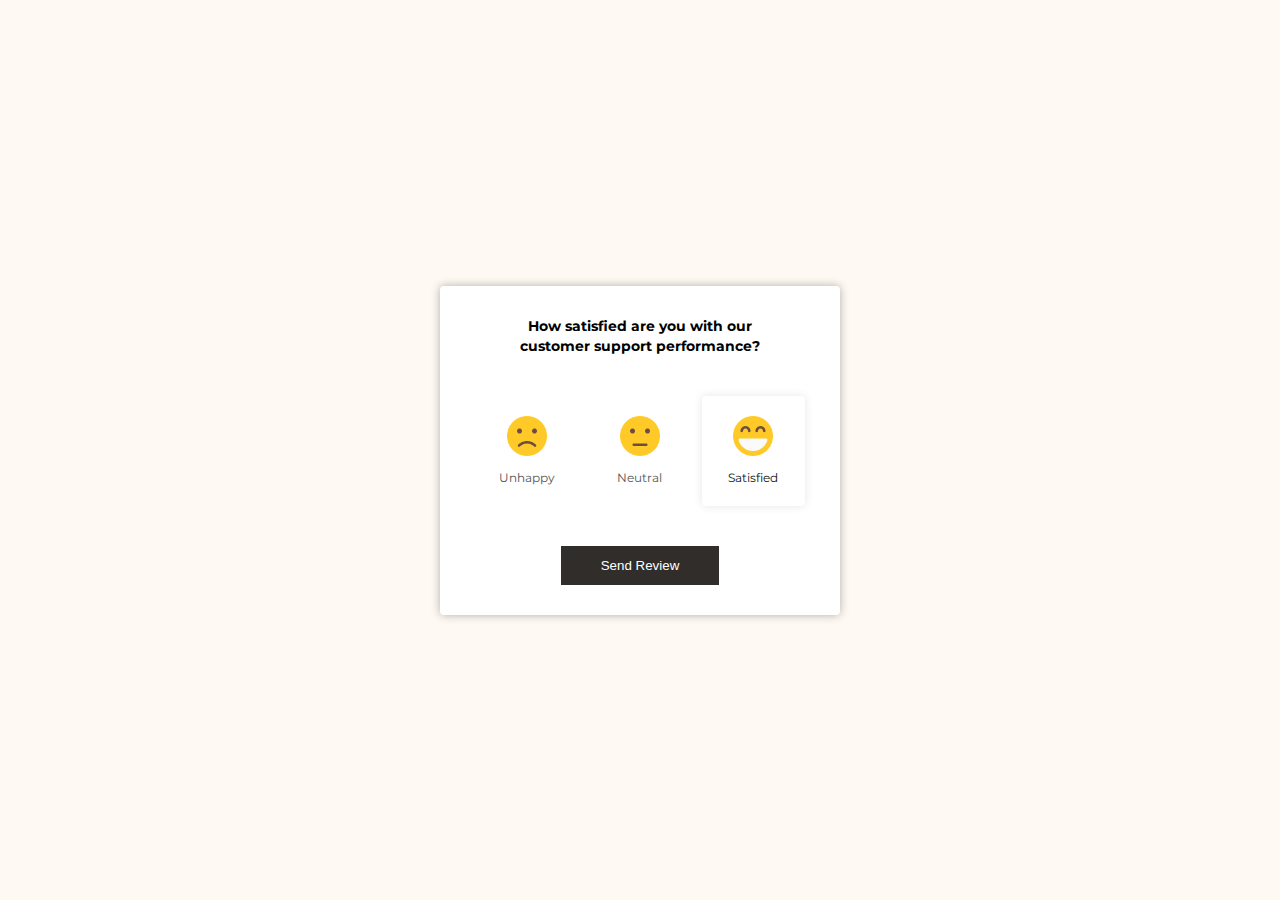
<file: Feedback-Widget/index.html>
<!DOCTYPE html>
<html lang="en">

<head>
    <meta charset="UTF-8">
    <meta http-equiv="X-UA-Compatible" content="IE=edge">
    <meta name="viewport" content="width=device-width, initial-scale=1.0">
    <link rel="stylesheet" href="style.css">
    <link rel="stylesheet" href="https://cdnjs.cloudflare.com/ajax/libs/font-awesome/6.0.0-beta3/css/all.min.css"
        integrity="sha512-Fo3rlrZj/k7ujTnHg4CGR2D7kSs0v4LLanw2qksYuRlEzO+tcaEPQogQ0KaoGN26/zrn20ImR1DfuLWnOo7aBA=="
        crossorigin="anonymous" referrerpolicy="no-referrer" />
    <title>Feedback Widget</title>
</head>

<body>
    <div id="panel" class="panel-container">
        <strong>How satisfied are you with our <br /> customer support performance?</strong>
        <div class="ratings-container">
            <div class="rating">
                <img src="images/002-sad.png" alt="Unhappy">
                <small>Unhappy</small>
            </div>

            <div class="rating">
                <img src="images/003-neutral.png" alt="Neutral" />
                <small>Neutral</small>
            </div>

            <div class="rating active">
                <img src="images/001-smiling.png" alt="Satisfied" />
                <small>Satisfied</small>
            </div>
        </div>
        <button class="btn" id="send">Send Review</button>
    </div>

    <script src="script.js"></script>
</body>

</html>
</file>
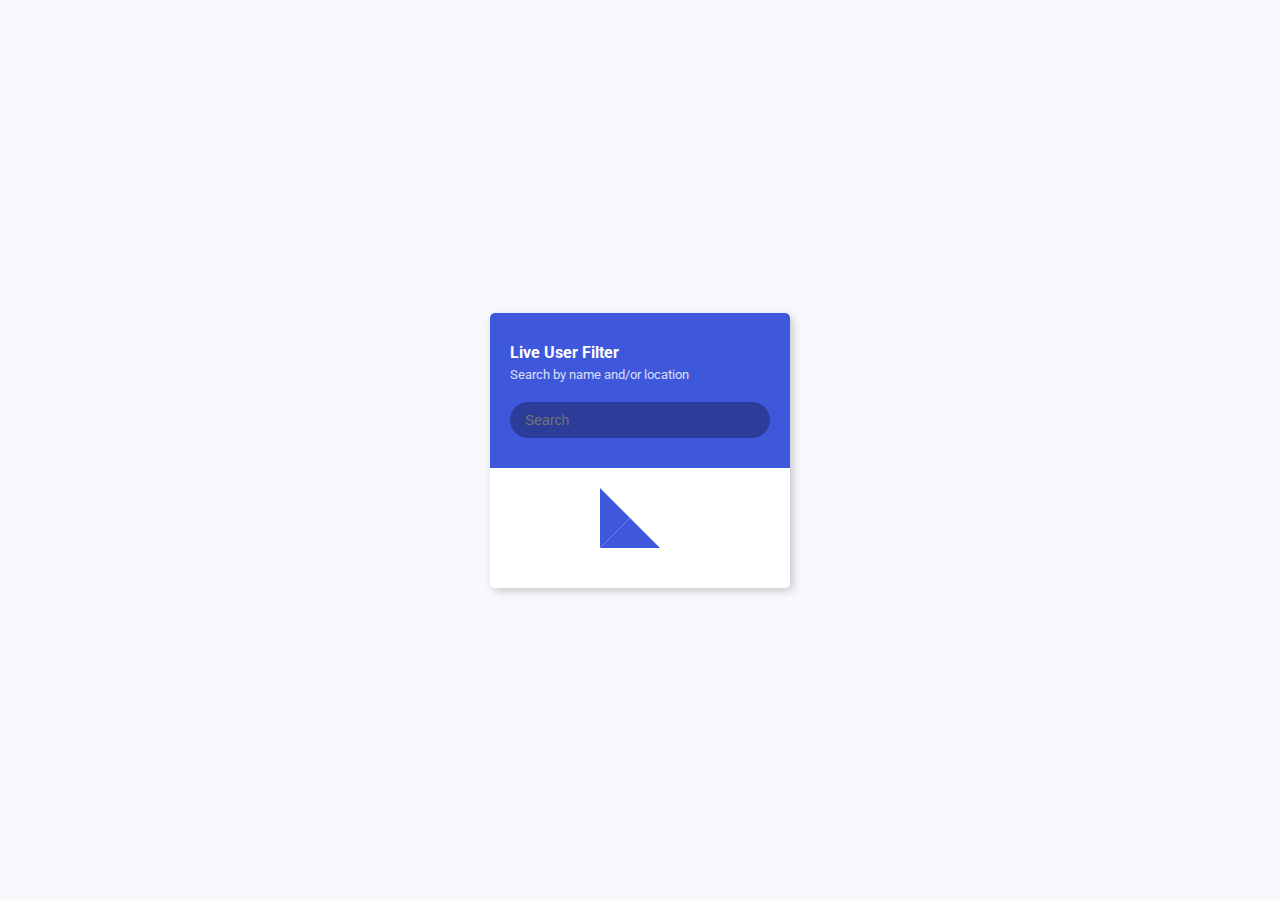
<file: live-user-filter/index.html>
<!DOCTYPE html>
<html lang="en">
<head>
    <meta charset="UTF-8">
    <meta http-equiv="X-UA-Compatible" content="IE=edge">
    <meta name="viewport" content="width=device-width, initial-scale=1.0">
    <link rel="stylesheet" href="style.css">
    <title>Live User Filter</title>
</head>
<body>
    <div class="container">
        <header class="header">
            <h4 class="title">Live User Filter</h4>
            <small class="subtitle">Search by name and/or location</small>
            <input type="text" id="filter" placeholder="Search">
          </header>
        <ul id="result" class="user-list">
            <li id="loader">
                <div class="kinetic"></div>
            </li>
        </ul>
    </div>

    <script src="script.js" defer></script>
</body>
</html>
</file>
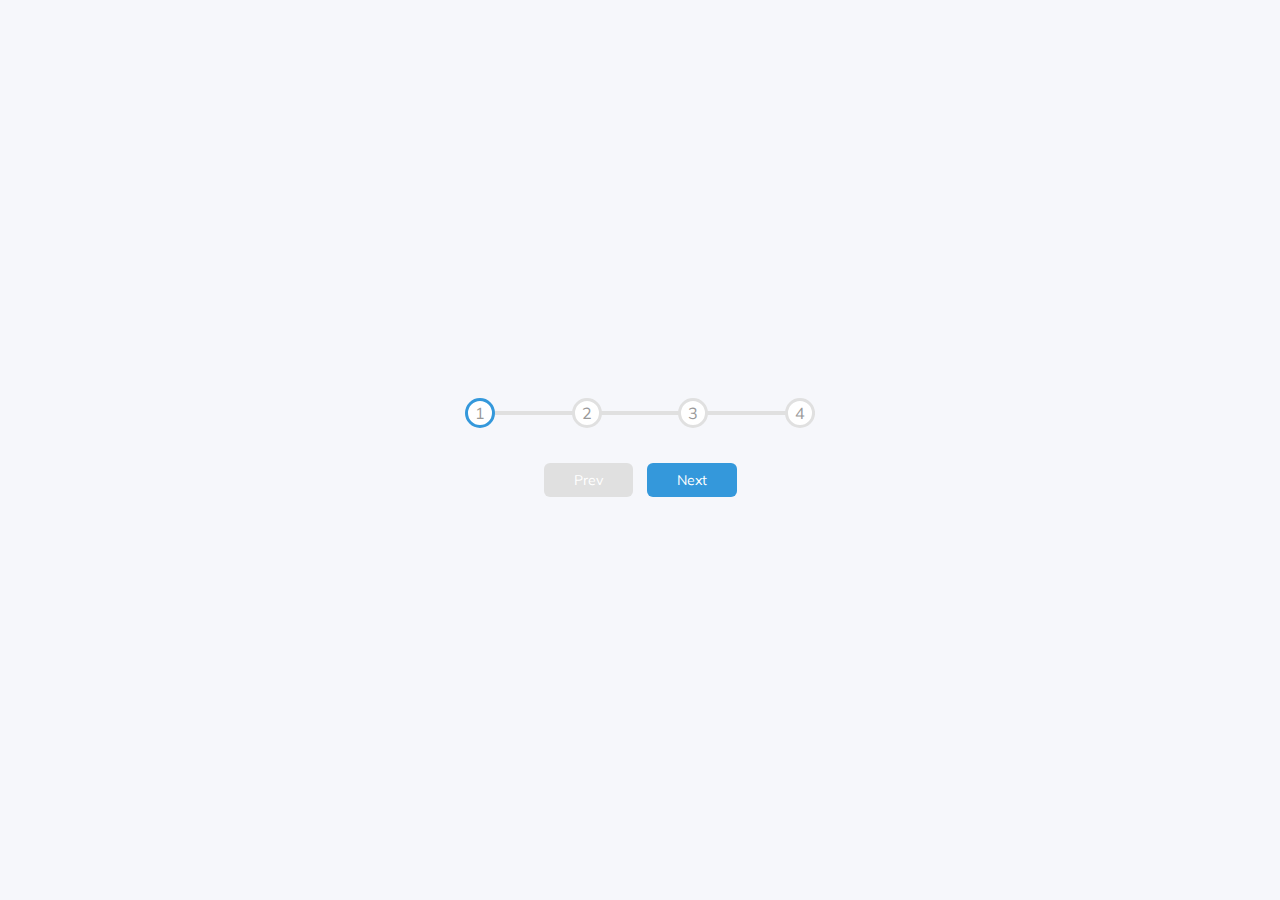
<file: Progress-Counter/index.html>
<!DOCTYPE html>
<html lang="en">
  <head>
    <meta charset="UTF-8" />
    <meta http-equiv="X-UA-Compatible" content="IE=edge" />
    <meta name="viewport" content="width=`, initial-scale=1.0" />
    <link rel="stylesheet" href="styles.css" />
    <title>Progress Counter</title>
  </head>
  <body>
    <div class="container">
      <div class="progress-container">
        <div class="progress" id="progress"></div>
        <div class="circle active">1</div>
        <div class="circle">2</div>
        <div class="circle">3</div>
        <div class="circle">4</div>
      </div>
      <button class="btn" id="prev" disabled>Prev</button>
      <button class="btn" id="next">Next</button>
    </div>

    <script src="scripts.js" defer></script>
  </body>
</html>
</file>
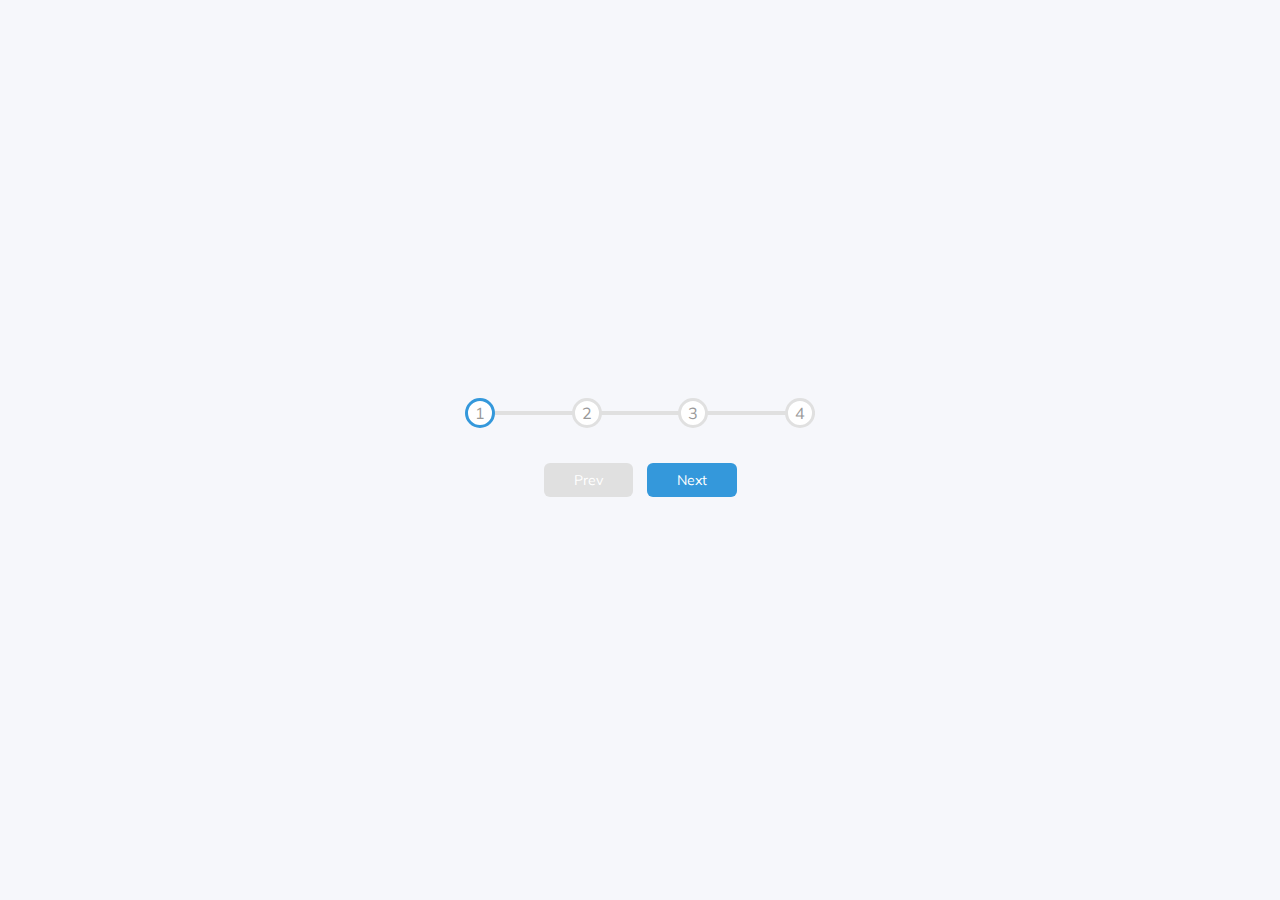
<file: Progress-Steps/index.html>
<!DOCTYPE html>
<html lang="en">
  <head>
    <meta charset="UTF-8" />
    <meta http-equiv="X-UA-Compatible" content="IE=edge" />
    <meta name="viewport" content="width=`, initial-scale=1.0" />
    <link rel="stylesheet" href="styles.css" />
    <title>Progress Steps</title>
  </head>
  <body>
    <div class="container">
      <div class="progress-container">
        <div class="progress" id="progress"></div>
        <div class="circle active">1</div>
        <div class="circle">2</div>
        <div class="circle">3</div>
        <div class="circle">4</div>
      </div>
      <button class="btn" id="prev" disabled>Prev</button>
      <button class="btn" id="next">Next</button>
    </div>

    <script src="scripts.js" defer></script>
  </body>
</html>
</file>
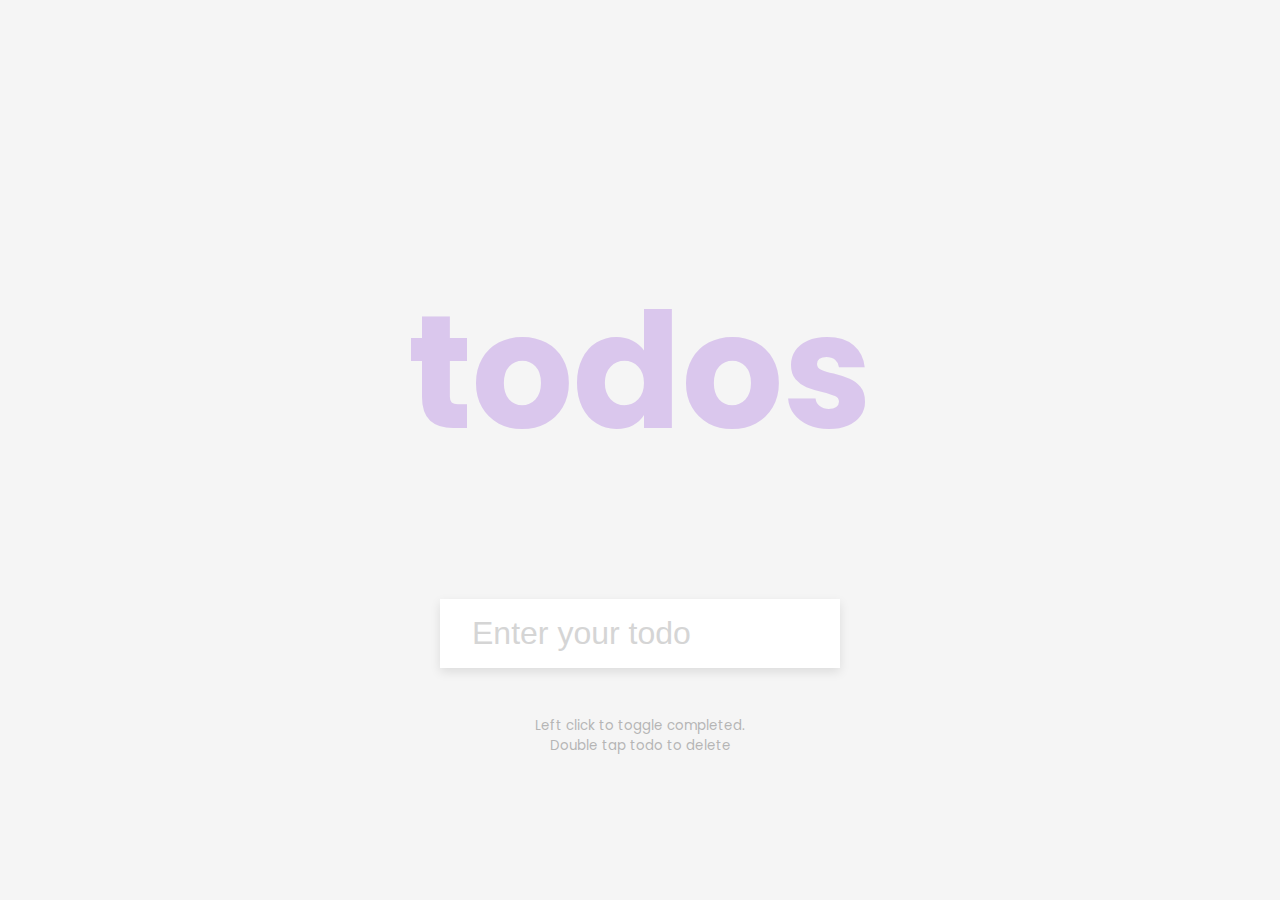
<file: Todo-List/index.html>
<!DOCTYPE html>
<html lang="en">
  <head>
    <meta charset="UTF-8" />
    <meta http-equiv="X-UA-Compatible" content="IE=edge" />
    <meta name="viewport" content="width=device-width, initial-scale=1.0" />
    <link rel="stylesheet" href="style.css" />
    <title>Todo List</title>
  </head>
  <body>
    <h1>todos</h1>
    <form id="form">
      <input
        type="text"
        class="input"
        id="input"
        placeholder="Enter your todo"
        autocomplete="off"
      />

      <ul class="todos" id="todos"></ul>
    </form>
    <small
      >Left click to toggle completed. <br />
      Double tap todo to delete</small
    >
    <script
      src="https://cdnjs.cloudflare.com/ajax/libs/jquery/3.6.0/jquery.min.js"
      integrity="sha512-894YE6QWD5I59HgZOGReFYm4dnWc1Qt5NtvYSaNcOP+u1T9qYdvdihz0PPSiiqn/+/3e7Jo4EaG7TubfWGUrMQ=="
      crossorigin="anonymous"
      referrerpolicy="no-referrer"
    ></script>
    <script src="script.js"></script>
  </body>
</html>
</file>
<file: Feedback-Widget/style.css>
@import url("https://fonts.googleapis.com/css?family=Montserrat&display=swap");

* {
  box-sizing: border-box;
}

body {
  background-color: #fef9f2;
  font-family: "Montserrat", sans-serif;
  display: flex;
  align-items: center;
  justify-content: center;
  height: 100vh;
  overflow: hidden;
  margin: 0;
}


.panel-container {
  background: #fff;
  box-shadow: 0 0 10px rgba(0, 0, 0, 0.3);
  border-radius: 4px;
  font-size: 90%;
  display: flex;
  flex-direction: column;
  justify-content: center;
  align-items: center;
  text-align: center;
  padding: 30px;
  max-width: 400px;
}

.panel-container strong {
  line-height: 20px;
}

.ratings-container {
  display: flex;
  margin: 20px 0;
}

.rating {
  flex: 1;
  cursor: pointer;
  padding: 20px;
  margin: 20px 5px;
}

.rating:hover, .rating.active {
    border-radius: 4px;
    box-shadow: 0 0 10px rgba(0, 0, 0, 0.1);
}

.rating img {
    width: 40px;
}

.rating small {
    color: #555;
    display: inline-block;
    margin: 10px 0 0;
}

.rating:hover small, .rating.active small {
    color: #111;
}

.btn {
    background-color: #302d2b;
    color: white;
    border: 0;
    border-radius: 4pxx;
    padding: 12px 40px;
    cursor: pointer;
}

.btn:focus {
    outline: none;
}

.btn:active {
    transform: scale(0.98);
}

.fa-heart {
    color: red;
    font-size: 30px;
    margin-bottom: 10px;
}
</file>
<file: live-user-filter/style.css>
@import url('https://fonts.googleapis.com/css2?family=Roboto:wght@400;700&display=swap');

* {
  box-sizing: border-box;
}

body {
  background-color: #f8f9fd;
  font-family: 'Roboto', sans-serif;
  display: flex;
  align-items: center;
  justify-content: center;
  height: 100vh;
  overflow: hidden;
  margin: 0;
}

.container {
  border-radius: 5px;
  box-shadow: 3px 3px 10px rgba(0, 0, 0, 0.2);
  overflow: hidden;
  width: 300px;
}

.title {
  margin: 0;
}

.subtitle {
  display: inline-block;
  margin: 5px 0 20px;
  opacity: 0.8;
}

.header {
  background-color: #3e57db;
  color: #fff;
  padding: 30px 20px;
}

.header input {
  background-color: rgba(0, 0, 0, 0.3);
  border: 0;
  border-radius: 50px;
  color: #fff;
  font-size: 14px;
  padding: 10px 15px;
  width: 100%;
}

.header input:focus {
  outline: none;
}

.user-list {
  background-color: #fff;
  list-style-type: none;
  margin: 0;
  padding: 0;
  max-height: 400px;
  overflow-y: auto;
}

.user-list li {
  display: flex;
  padding: 20px;
}

.user-list img {
  border-radius: 50%;
  object-fit: cover;
  height: 50px;
  width: 50px;
}

.user-list .user-info {
  margin-left: 10px;
}

.user-list .user-info h4 {
  margin: 0 0 10px;
}

.user-list .user-info p {
  font-size: 12px;
}

.user-list li:not(:last-of-type) {
  border-bottom: 1px solid #eee;
}

.user-list li.hide {
  display: none;
}

.user-list li:first-of-type {
    justify-content: center;
}

/* loader animation */

.kinetic {
  position: relative;
  height: 80px;
  width: 80px;
}

.kinetic::after,
.kinetic::before {
  content: "";
  position: absolute;
  top: 0;
  left: 0;
  height: 0;
  width: 0;
  border: 30px solid transparent;
  border-bottom-color: #3e57db;
  animation: rotateA 2s linear infinite 0.5s;
}

.kinetic::before {
  transform: rotate(90deg);
  animation: rotateB 2s linear infinite;
}

@keyframes rotateA {
  0%,
  25% {
    transform: rotate(0deg);
  }
  50%,
  75% {
    transform: rotate(180deg);
  }
  100% {
    transform: rotate(360deg);
  }
}

@keyframes rotateB {
  0%,
  25% {
    transform: rotate(90deg);
  }
  50%,
  75% {
    transform: rotate(270deg);
  }
  100% {
    transform: rotate(450deg);
  }
}
</file>
<file: Progress-Counter/styles.css>
@import url("https://fonts.googleapis.com/css2?family=Mulish:ital,wght@0,400;0,500;1,300;1,400;1,500&display=swap");

:root {
  --line-border-fill: #3498db;
  --line-empty: #e0e0e0;
}

* {
  box-sizing: border-box;
}

body {
  background-color: #f6f7fb;
  font-family: "Mulish", sans-serif;
  display: flex;
  flex-direction: column;
  align-items: center;
  justify-content: center;
  height: 100vh;
  overflow: hidden;
  margin: 0;
}

.container {
  text-align: center;
}

.progress-container {
  display: flex;
  justify-content: space-between;
  position: relative;
  margin-bottom: 30px;
  max-width: 100%;
  width: 350px;
}

.progress-container::before {
  content: "";
  background-color: var(--line-empty);
  position: absolute;
  top: 50%;
  left: 0;
  height: 4px;
  width: 100%;
  transform: translateY(-50%);
  z-index: -1;
}

.progress {
  background-color: var(--line-border-fill);
  position: absolute;
  top: 50%;
  left: 0;
  height: 4px;
  width: 0%;
  transform: translateY(-50%);
  z-index: -1;
  transition: 0.4s ease;
}

.circle {
  background-color: #fff;
  color: #999;
  border-radius: 50%;
  height: 30px;
  width: 30px;
  display: flex;
  align-items: center;
  justify-content: center;
  border: 3px solid var(--line-empty);
  transition: 1.4s ease;
}

.circle.active {
  border-color: var(--line-border-fill);
}

.btn {
  background: var(--line-border-fill);
  color: #fff;
  border: 0;
  border-radius: 6px;
  cursor: pointer;
  font-family: inherit;
  padding: 8px 30px;
  margin: 5px;
  font-size: 14px;
}

.btn:active {
  transform: scale(0.98);
}

.btn:focus {
  outline: none;
}

.btn:disabled {
  background: var(--line-empty);
  cursor: not-allowed;
}
</file>
<file: Progress-Steps/styles.css>
@import url("https://fonts.googleapis.com/css2?family=Mulish:ital,wght@0,400;0,500;1,300;1,400;1,500&display=swap");

:root {
  --line-border-fill: #3498db;
  --line-empty: #e0e0e0;
}

* {
  box-sizing: border-box;
}

body {
  background-color: #f6f7fb;
  font-family: "Mulish", sans-serif;
  display: flex;
  flex-direction: column;
  align-items: center;
  justify-content: center;
  height: 100vh;
  overflow: hidden;
  margin: 0;
}

.container {
  text-align: center;
}

.progress-container {
  display: flex;
  justify-content: space-between;
  position: relative;
  margin-bottom: 30px;
  max-width: 100%;
  width: 350px;
}

.progress-container::before {
  content: "";
  background-color: var(--line-empty);
  position: absolute;
  top: 50%;
  left: 0;
  height: 4px;
  width: 100%;
  transform: translateY(-50%);
  z-index: -1;
}

.progress {
  background-color: var(--line-border-fill);
  position: absolute;
  top: 50%;
  left: 0;
  height: 4px;
  width: 0%;
  transform: translateY(-50%);
  z-index: -1;
  transition: 0.4s ease;
}

.circle {
  background-color: #fff;
  color: #999;
  border-radius: 50%;
  height: 30px;
  width: 30px;
  display: flex;
  align-items: center;
  justify-content: center;
  border: 3px solid var(--line-empty);
  transition: 1.4s ease;
}

.circle.active {
  border-color: var(--line-border-fill);
}

.btn {
  background: var(--line-border-fill);
  color: #fff;
  border: 0;
  border-radius: 6px;
  cursor: pointer;
  font-family: inherit;
  padding: 8px 30px;
  margin: 5px;
  font-size: 14px;
}

.btn:active {
  transform: scale(0.98);
}

.btn:focus {
  outline: none;
}

.btn:disabled {
  background: var(--line-empty);
  cursor: not-allowed;
}
</file>
<file: Todo-List/style.css>
@import url("https://fonts.googleapis.com/css2?family=Poppins:wght@200;400&display=swap");

* {
  box-sizing: border-box;
}

body {
  background-color: #f5f5f5;
  color: #444;
  font-family: "Poppins", sans-serif;
  display: flex;
  flex-direction: column;
  align-items: center;
  justify-content: center;
  height: 100vh;
  margin: 0;
}

h1 {
  color: rgb(179, 131, 226);
  font-size: 10rem;
  text-align: center;
  opacity: 0.4;
}

form {
  box-shadow: 0 4px 10px rgba(0, 0, 0, 0.1);
  max-width: 100%;
  width: 400px;
}

.input {
  border: none;
  color: #444;
  font-size: 2rem;
  padding: 1rem 2rem;
  display: block;
  width: 100%;
}

.input:focus {
  outline-color: rgba(179, 131, 226, 0.4);
}

.input::placeholder {
  color: #d5d5d5;
}

.todos {
  background-color: #fff;
  padding: 0;
  margin: 0;
  list-style-type: none;
}

.todos li {
  border-top: 1px solid #e5e5e5;
  cursor: pointer;
  font-size: 1.5rem;
  padding: 1rem 2rem;
  -webkit-user-select: none;
  -moz-user-select: none;
  -ms-user-select: none;
  user-select: none;
}

.todos li.completed {
  color: #b6b6b6;
  text-decoration: line-through;
}

small {
  color: #b5b5b5;
  margin-top: 3rem;
  text-align: center;
}


@media only screen and (max-width: 600px) {
    h1 {
      font-size: 5rem;
    }
  }
</file>
